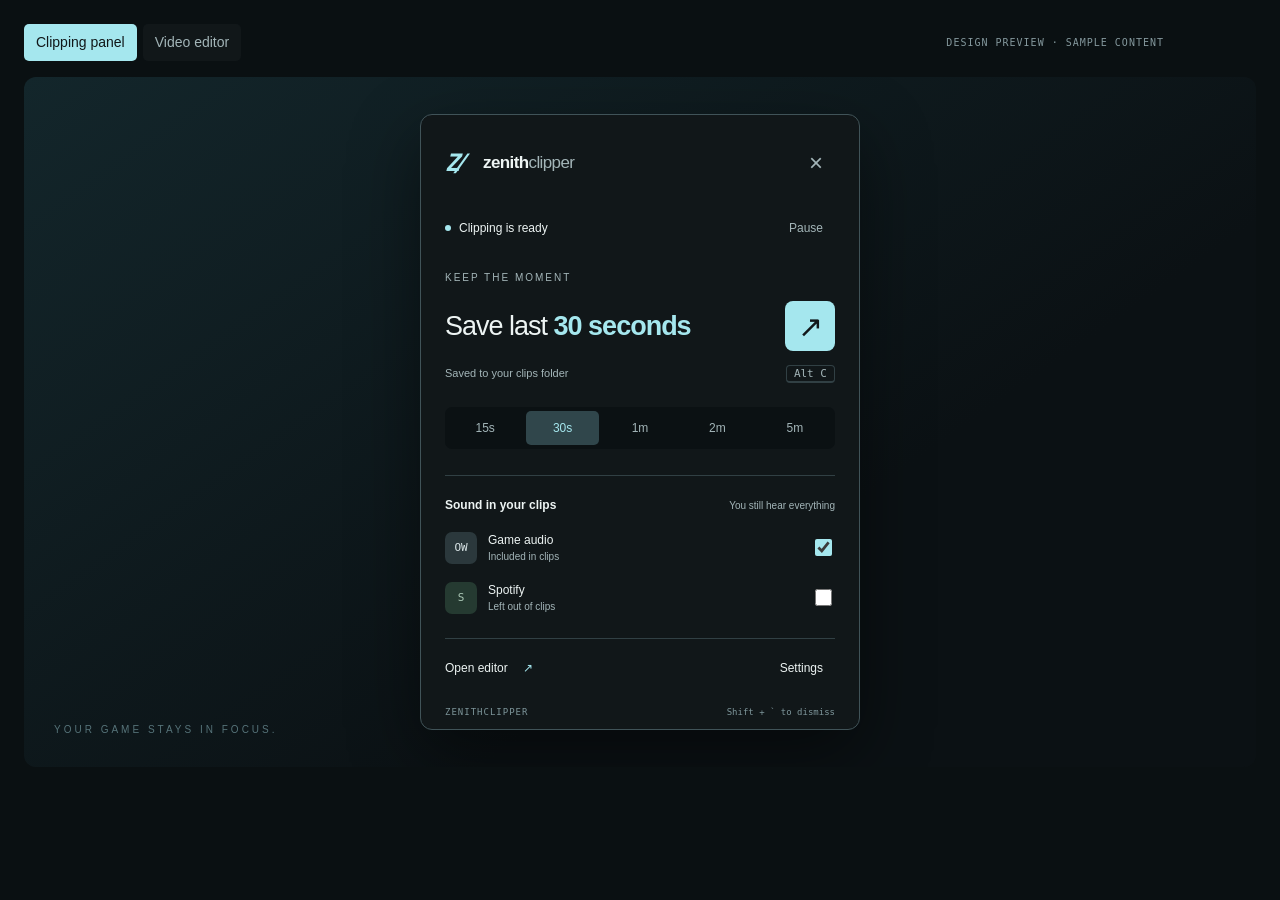
<file: design/distinct-preview/capture.html>
<!doctype html><meta charset="utf-8"><style>body{margin:0;padding:24px;background:#0a1012}button{cursor:pointer}</style><div id="zc-design">
 <div class="zc-switch"><button class="active" data-view="capture">Clipping panel</button><button data-view="editor">Video editor</button><span>DESIGN PREVIEW · SAMPLE CONTENT</span></div>
 <section class="zc-stage" id="zc-capture">
  <div class="zc-backdrop"><span>YOUR GAME STAYS IN FOCUS.</span></div>
  <div class="zc-panel">
   <header><div class="zc-brand"><b class="zc-mark">Z/</b><strong>zenith<span>clipper</span></strong></div><button class="zc-close" aria-label="Close preview panel">×</button></header>
   <div class="zc-ready"><span class="zc-dot"></span><span id="zc-state">Clipping is ready</span><button id="zc-pause">Pause</button></div>
   <div class="zc-savearea"><small>KEEP THE MOMENT</small><button id="zc-save"><span>Save last <b id="zc-duration">30 seconds</b></span><span class="zc-arrow">↗</span></button><div class="zc-savehint"><span>Saved to your clips folder</span><kbd>Alt C</kbd></div></div>
   <div class="zc-duration" aria-label="Clip duration"><button data-duration="15 seconds">15s</button><button class="active" data-duration="30 seconds">30s</button><button data-duration="1 minute">1m</button><button data-duration="2 minutes">2m</button><button data-duration="5 minutes">5m</button></div>
   <div class="zc-audio"><div class="zc-sectionhead"><strong>Sound in your clips</strong><span>You still hear everything</span></div><label><span class="zc-app">OW</span><span>Game audio<small>Included in clips</small></span><input type="checkbox" checked aria-label="Include game audio"></label><label><span class="zc-app spotify">S</span><span>Spotify<small>Left out of clips</small></span><input type="checkbox" aria-label="Include Spotify audio"></label></div>
   <footer><button id="zc-openeditor">Open editor <span>↗</span></button><button id="zc-settings">Settings</button></footer>
   <div id="zc-settingsbody" hidden><strong>Keyboard shortcuts</strong><label>Save clip <input value="Alt + C" aria-label="Save clip shortcut"></label><label>Open panel <input value="Shift + `" aria-label="Panel shortcut"></label><small>Preview fields only</small></div>
   <div class="zc-footnote">ZENITHCLIPPER <span>Shift + ` to dismiss</span></div>
  </div>
 </section>
 <section id="zc-editor" hidden>
  <div class="zc-editorapp">
   <header><div class="zc-brand"><b class="zc-mark">Z/</b><strong>zenith<span>clipper</span></strong></div><div class="zc-project">Friday highlights <span>· Saved locally</span></div><button class="zc-export">Export video ↗</button></header>
   <div class="zc-workspace"><aside class="zc-library"><div class="zc-sectionhead"><strong>Your media</strong><button id="zc-import">+ Import</button></div><input placeholder="Find a clip…" aria-label="Find a clip"><div class="zc-media selected"><div class="zc-thumb">01<span>00:30</span></div><strong>Overwatch · final push</strong><small>Video + audio · 165 fps</small></div><div class="zc-media"><div class="zc-thumb second">02<span>00:18</span></div><strong>One more round</strong><small>Video + audio · 165 fps</small></div><div class="zc-librarybottom">2 clips <span>All files stay on your device</span></div></aside>
   <main><div class="zc-viewhead"><span>PREVIEW</span><span>Fit ▾ <span class="zc-quality">½ quality</span></span></div><div class="zc-video"><span class="zc-framecorner a"></span><span class="zc-framecorner b"></span><div><small>TITLE PREVIEW</small><h1>ONE MORE<br><em>ROUND.</em></h1><span class="zc-videoline"></span><p>FRIDAY NIGHT / HIGHLIGHTS</p></div><span class="zc-videofoot">TEXT OVERLAY · SAMPLE COMPOSITION</span></div><div class="zc-transport"><button id="zc-play" aria-label="Play preview">▶</button><span>00:12<span class="zc-muted"> / 00:48</span></span><div></div><button id="zc-setin">Set start</button><button id="zc-setout">Set end</button><button aria-label="Preview volume">♪</button></div></main>
   <aside class="zc-inspector"><div class="zc-sectionhead"><strong>Make it yours</strong></div><div class="zc-inspecttabs"><button class="active" data-inspect="video">Video</button><button data-inspect="sound">Sound</button><button data-inspect="text">Text</button></div><div id="zc-tools"><small>FRAME</small><label>Format<select><option>Original</option><option>Vertical · 9:16</option><option>Square · 1:1</option></select></label><label>Zoom <input type="range" min="50" max="150" value="100" aria-label="Zoom"></label><hr><small>QUICK ADJUSTMENTS</small><label>Brightness<input type="range" value="50" aria-label="Brightness"></label><label>Contrast<input type="range" value="50" aria-label="Contrast"></label><hr><button class="zc-wide" id="zc-reset">Reset adjustments</button></div><div class="zc-help">Start simple.<br><span>Select a clip to adjust it.<br>Your original is always safe.</span></div></aside></div>
   <div class="zc-timeline"><div class="zc-timelinebar"><strong>Your story</strong><span>↶ &nbsp; ↷</span><button id="zc-split">Split</button><button id="zc-unlink">Unlink audio</button><div></div><span>Snap on</span><span>− ━━━●━━ +</span></div><div class="zc-ruler"><span>00:00</span><span>00:10</span><span>00:20</span><span>00:30</span><span>00:40</span></div><div class="zc-track"><label>V1 <small>Video</small></label><div class="zc-clips"><button class="zc-clip first">Overwatch · final push</button><button class="zc-clip next">One more round</button><div class="zc-playhead"></div></div></div><div class="zc-track"><label>A1 <small>Sound</small></label><div class="zc-clips"><div class="zc-wave first"></div><div class="zc-wave next"></div></div></div><div class="zc-track text"><label>T1 <small>Titles</small></label><div class="zc-clips"><div class="zc-titleclip">T &nbsp; One more round.</div></div></div></div>
   <div class="zc-status" aria-live="polite"><span id="zc-feedback">Ready to edit</span><span>Original quality · Local project</span></div>
  </div>
 </section>
</div>
<style>
#zc-design{--zc-bg:#111719;--zc-surface:#1a2326;--zc-line:#314044;--zc-ice:#a5e7ee;--zc-text:#edf4f3;--zc-muted:#a3b5b8;font:14px/1.5 'Segoe UI',sans-serif;color:var(--zc-text);width:100%}#zc-design *{box-sizing:border-box}#zc-design [hidden]{display:none!important}#zc-design button,#zc-design input,#zc-design select{font:inherit}#zc-design button{color:inherit;background:transparent;border:0;border-radius:5px;padding:8px 12px}#zc-design button:hover{background:#ffffff0d}#zc-design button:focus-visible,#zc-design input:focus-visible{outline:2px solid var(--zc-ice);outline-offset:2px}#zc-design button:active{transform:translateY(1px)}#zc-design small{font-size:11px;color:var(--zc-muted)}#zc-design .zc-switch{display:flex;align-items:center;gap:6px;margin-bottom:16px;flex-wrap:wrap}#zc-design .zc-switch button{background:var(--zc-bg);color:var(--zc-muted)}#zc-design .zc-switch button.active{color:var(--zc-bg);background:var(--zc-ice)}#zc-design .zc-switch>span{font:10px monospace;letter-spacing:1px;margin-left:auto;color:#84989d;padding-right:92px}.zc-stage{background:#0b1013;min-height:690px;position:relative;display:grid;place-items:center;padding:28px;overflow:hidden;border-radius:12px}.zc-backdrop{position:absolute;inset:0;background:linear-gradient(145deg,#13262b,#0b1114 65%);display:flex;align-items:flex-end;padding:30px;color:#567379;font-size:10px;letter-spacing:3px}.zc-panel{position:relative;width:440px;max-width:100%;background:var(--zc-bg);border:1px solid #405358;border-radius:12px;box-shadow:0 24px 70px #0007;padding:22px 24px 12px}.zc-panel header,.zc-editorapp header{display:flex;align-items:center;gap:16px}.zc-brand{display:flex;gap:10px;align-items:center;white-space:nowrap}.zc-brand strong{font-size:17px;font-weight:600;letter-spacing:-.6px}.zc-brand strong span{font-weight:400;color:var(--zc-muted)}.zc-mark{color:var(--zc-ice);font:italic 700 24px/1 monospace;letter-spacing:-7px;width:28px}.zc-close{margin-left:auto;font-size:24px!important;color:var(--zc-muted)!important}.zc-ready{display:flex;align-items:center;gap:8px;margin-top:22px;font-size:12px}.zc-ready button{margin-left:auto;color:var(--zc-muted)!important}.zc-dot{width:6px;height:6px;border-radius:50%;background:var(--zc-ice)}.zc-savearea{margin-top:21px}.zc-savearea>small{letter-spacing:2px;font-size:10px!important}.zc-savearea>button{display:flex;align-items:center;justify-content:space-between;width:100%;padding:14px 0!important;font-size:27px!important;text-align:left;letter-spacing:-1px}.zc-savearea b{font-weight:600;color:var(--zc-ice)}.zc-arrow{background:var(--zc-ice);color:var(--zc-bg);width:50px;height:50px;display:grid;place-items:center;border-radius:8px;font-size:30px}.zc-savehint{display:flex;justify-content:space-between;color:var(--zc-muted);font-size:11px}#zc-design kbd{border:1px solid var(--zc-line);border-bottom-width:2px;border-radius:4px;padding:1px 7px;font:11px monospace}.zc-duration{display:flex;gap:5px;margin:24px 0 26px;background:#0b1113;padding:4px;border-radius:7px}.zc-duration button{flex:1;font-size:12px!important;color:var(--zc-muted)!important}.zc-duration button.active{background:#30464b!important;color:var(--zc-ice)!important}.zc-sectionhead{display:flex;align-items:center;justify-content:space-between;gap:10px}.zc-sectionhead strong{font-size:12px;font-weight:600}.zc-sectionhead>span{font-size:10px;color:var(--zc-muted)}.zc-audio{border-top:1px solid var(--zc-line);padding-top:20px}.zc-audio label{display:flex;gap:11px;align-items:center;margin-top:17px;font-size:12px}.zc-audio label small{display:block;font-size:10px!important}.zc-app{display:grid;place-items:center;width:32px;height:32px;background:#2b383c;border-radius:7px;font:11px monospace;color:#d9e4e6}.zc-app.spotify{color:#abc8b6;background:#253a31}.zc-audio input{margin-left:auto;accent-color:var(--zc-ice);width:17px;height:17px}.zc-panel footer{display:flex;justify-content:space-between;border-top:1px solid var(--zc-line);margin-top:24px;padding-top:12px;font-size:12px}.zc-panel footer button:first-child{padding-left:0!important}.zc-panel footer button:first-child span{color:var(--zc-ice);margin-left:12px}.zc-footnote{font:9px monospace;letter-spacing:1px;color:#7e969b;display:flex;justify-content:space-between;margin-top:22px}.zc-footnote span{letter-spacing:0}#zc-settingsbody{padding:12px;background:var(--zc-surface);margin-top:10px;font-size:12px}#zc-settingsbody label{display:flex;justify-content:space-between;margin:8px 0}#zc-settingsbody input{max-width:120px;color:var(--zc-text);background:var(--zc-bg);border:1px solid var(--zc-line);padding:4px}
.zc-editorapp{background:var(--zc-bg);border:1px solid var(--zc-line);border-radius:10px;overflow:hidden}.zc-editorapp header{padding:16px 18px;border-bottom:1px solid var(--zc-line);flex-wrap:wrap}.zc-project{font-size:12px;margin-left:20px}.zc-project span{color:var(--zc-muted);margin-left:6px}.zc-export{margin-left:auto;background:var(--zc-ice)!important;color:var(--zc-bg)!important;font-size:12px!important;font-weight:600!important}.zc-workspace{display:grid;grid-template-columns:180px minmax(0,1fr) 190px;min-height:390px}.zc-library{padding:18px 12px;border-right:1px solid var(--zc-line);position:relative}.zc-library .zc-sectionhead button{font-size:11px!important;padding:4px!important;color:var(--zc-ice)!important}.zc-library>input{width:100%;margin:16px 0;background:#0c1214;border:1px solid var(--zc-line);padding:8px;color:var(--zc-text);border-radius:5px;font-size:11px!important}.zc-media{padding:7px;margin-bottom:10px;border-radius:5px}.zc-media.selected{background:#243438;box-shadow:inset 2px 0 var(--zc-ice)}.zc-thumb{height:66px;background:linear-gradient(145deg,#405e65,#263c45 48%,#5c6e69);font:24px monospace;color:#ffffff40;display:flex;align-items:center;justify-content:center;position:relative;border-radius:3px}.zc-thumb.second{background:linear-gradient(25deg,#38414e,#645e4a)}.zc-thumb span{position:absolute;right:5px;bottom:3px;background:#0008;color:#eee;padding:0 3px;font:9px monospace}.zc-media>strong{display:block;font-size:10px;font-weight:500;margin-top:7px}.zc-media>small{font-size:9px!important}.zc-librarybottom{font-size:10px;margin-top:28px;color:var(--zc-muted)}.zc-librarybottom span{display:block;font-size:9px;margin-top:4px}.zc-workspace main{padding:14px 16px;min-width:0}.zc-viewhead{display:flex;justify-content:space-between;font-size:9px;letter-spacing:1px;color:var(--zc-muted);margin-bottom:12px}.zc-quality{margin-left:10px;letter-spacing:0}.zc-video{position:relative;aspect-ratio:16/10;background:linear-gradient(125deg,#172e34,#29464d 55%,#112329);display:flex;align-items:center;overflow:hidden;padding:8%;container-type:inline-size}.zc-video small{letter-spacing:3px;font-size:8px!important}.zc-video h1{font-size:clamp(20px,7cqw,46px);font-weight:600;line-height:1.05;letter-spacing:-2px;margin:14px 0}.zc-video em{font-style:normal;color:var(--zc-ice)}.zc-video p{font:8px monospace;letter-spacing:2px;margin:16px 0}.zc-videoline{display:block;width:35px;height:3px;background:var(--zc-ice)}.zc-videofoot{position:absolute;bottom:10px;right:10px;font:7px monospace;letter-spacing:1px;color:#9eb4b7}.zc-framecorner{position:absolute;width:18px;height:18px;border-color:#a5e7ee55;border-style:solid}.zc-framecorner.a{top:15px;left:15px;border-width:1px 0 0 1px}.zc-framecorner.b{bottom:15px;right:15px;border-width:0 1px 1px 0}.zc-transport{display:flex;align-items:center;gap:10px;font:10px monospace;margin-top:10px}.zc-transport>div{flex:1}.zc-transport button{font:10px 'Segoe UI'!important;padding:6px!important}.zc-muted{color:var(--zc-muted)}.zc-inspector{border-left:1px solid var(--zc-line);padding:18px 14px;display:flex;flex-direction:column}.zc-inspecttabs{display:flex;border-bottom:1px solid var(--zc-line);margin:12px 0 20px}.zc-inspecttabs button{font-size:11px!important;padding:8px!important;flex:1;border-radius:0!important}.zc-inspecttabs button.active{color:var(--zc-ice)!important;border-bottom:2px solid var(--zc-ice)!important}#zc-tools>small{font:9px monospace!important;letter-spacing:1px}#zc-tools label{font-size:11px;display:flex;align-items:center;justify-content:space-between;gap:8px;margin:14px 0}#zc-tools select{width:90px;font-size:10px!important;padding:5px;background:var(--zc-surface);color:var(--zc-text);border:1px solid var(--zc-line);border-radius:4px}#zc-tools input[type=range]{width:86px;accent-color:var(--zc-ice);height:14px}#zc-design hr{border:0;border-top:1px solid var(--zc-line);margin:22px 0}.zc-wide{font-size:10px!important;background:var(--zc-surface)!important;width:100%}.zc-help{font-size:11px;margin-top:auto;padding-top:24px}.zc-help span{font-size:10px;color:var(--zc-muted)}.zc-timeline{border-top:1px solid var(--zc-line);padding:0 14px 16px;background:#141e21}.zc-timelinebar{display:flex;align-items:center;gap:14px;padding:10px 0;font-size:10px;flex-wrap:wrap}.zc-timelinebar>div{flex:1}.zc-timelinebar strong{font-size:11px;margin-right:10px}.zc-timelinebar button{font-size:10px!important;padding:5px 8px!important;background:#253237!important}.zc-ruler{margin-left:76px;display:flex;justify-content:space-between;color:var(--zc-muted);font:9px monospace;padding:8px 8px 10px 0}.zc-track{display:flex;min-height:48px;margin-bottom:5px}.zc-track>label{width:76px;flex-shrink:0;font:11px monospace;padding-top:11px;color:var(--zc-ice)}.zc-track>label small{font:9px 'Segoe UI'!important;color:var(--zc-muted);margin-left:7px}.zc-clips{display:flex;gap:4px;flex:1;position:relative;background:#0e171a}.zc-clip{text-align:left;font-size:10px!important;border-radius:3px!important;background:#35575f!important;border:1px solid #a5e7ee99!important;padding:8px!important;min-width:0;overflow:hidden;white-space:nowrap}.first{width:61%}.next{width:37%}.zc-clip.next{background:#34464e!important;border-color:#607b85!important}.zc-playhead{position:absolute;top:-24px;bottom:-104px;width:1px;left:25%;background:#d9f9fc;pointer-events:none;z-index:2}.zc-playhead:before{content:'';position:absolute;left:-4px;top:0;width:9px;height:8px;background:#d9f9fc;clip-path:polygon(0 0,100% 0,50% 100%)}.zc-wave{background:repeating-linear-gradient(90deg,transparent 0 2px,#8ab4b9 2px 3px,transparent 3px 6px),#243c42;border-radius:3px;clip-path:polygon(0 30%,5% 44%,8% 12%,14% 35%,20% 18%,25% 40%,30% 10%,35% 32%,42% 15%,50% 30%,55% 12%,60% 30%,66% 20%,70% 40%,80% 15%,85% 35%,90% 10%,100% 30%,100% 70%,90% 90%,85% 65%,80% 85%,70% 60%,66% 80%,60% 70%,55% 88%,50% 70%,42% 85%,35% 68%,30% 90%,25% 60%,20% 82%,14% 65%,8% 88%,5% 56%,0 70%)}.zc-track.text{min-height:30px}.zc-titleclip{background:#364349;border-left:2px solid #b3ccd1;font-size:10px;padding:5px 12px;margin-left:15%;width:35%;border-radius:3px}.zc-status{display:flex;justify-content:space-between;padding:8px 14px;border-top:1px solid var(--zc-line);font-size:9px;color:var(--zc-muted)}@media(max-width:760px){.zc-workspace{grid-template-columns:140px minmax(0,1fr)}.zc-inspector{grid-column:1/-1;border-top:1px solid var(--zc-line);border-left:0;display:block}.zc-inspecttabs{margin:10px 0}#zc-tools{display:flex;gap:14px;flex-wrap:wrap;align-items:center}#zc-tools hr,.zc-help{display:none}#zc-tools label{margin:8px 0}.zc-project{margin-left:0}.zc-project span{display:none}.zc-switch>span{display:none}.zc-stage{padding:16px}.zc-panel{padding:18px}.zc-savearea>button{font-size:23px!important}}@media(max-width:460px){.zc-workspace{display:block}.zc-library{border:0;border-bottom:1px solid var(--zc-line);display:flex;gap:8px;flex-wrap:wrap}.zc-library>.zc-sectionhead{width:100%}.zc-library>input,.zc-librarybottom{display:none}.zc-media{width:46%;margin:0}.zc-thumb{height:42px}.zc-editorapp header{gap:12px}.zc-brand strong{font-size:14px}.zc-project{order:3;width:100%}.zc-timelinebar{gap:8px}.zc-track>label{width:52px}.zc-track>label small{display:none}.zc-ruler{margin-left:52px}.zc-status{gap:12px}.zc-sectionhead>span{font-size:9px}.zc-footnote{font-size:8px}.zc-stage{min-height:650px}}
</style>
<script>
(()=>{const root=document.getElementById('zc-design');const view=name=>{root.querySelector('#zc-capture').hidden=name!=='capture';root.querySelector('#zc-editor').hidden=name!=='editor';root.querySelectorAll('[data-view]').forEach(b=>b.classList.toggle('active',b.dataset.view===name))};root.querySelectorAll('[data-view]').forEach(b=>b.onclick=()=>view(b.dataset.view));root.querySelector('#zc-openeditor').onclick=()=>view('editor');root.querySelectorAll('[data-duration]').forEach(b=>b.onclick=()=>{root.querySelector('#zc-duration').textContent=b.dataset.duration;root.querySelectorAll('[data-duration]').forEach(x=>x.classList.toggle('active',x===b))});root.querySelector('#zc-save').onclick=()=>{root.querySelector('#zc-state').textContent='Preview: clip saved';};root.querySelector('#zc-pause').onclick=e=>{const paused=e.target.textContent==='Pause';e.target.textContent=paused?'Resume':'Pause';root.querySelector('#zc-state').textContent=paused?'Clipping paused':'Clipping is ready'};root.querySelector('#zc-settings').onclick=()=>{const p=root.querySelector('#zc-settingsbody');p.hidden=!p.hidden};root.querySelector('.zc-close').onclick=()=>{root.querySelector('#zc-state').textContent='Preview: Shift + ` dismisses this panel'};root.querySelectorAll('.zc-audio input').forEach(i=>i.onchange=()=>i.parentElement.querySelector('small').textContent=i.checked?'Included in clips':'Left out of clips');const feedback=t=>root.querySelector('#zc-feedback').textContent=t;root.querySelectorAll('[data-inspect]').forEach(b=>b.onclick=()=>{root.querySelectorAll('[data-inspect]').forEach(x=>x.classList.toggle('active',x===b));const p=root.querySelector('#zc-tools');if(b.dataset.inspect==='sound')p.innerHTML='<small>CLIP SOUND</small><label>Volume<input type="range" value="80" aria-label="Volume"></label><label><input type="checkbox"> Mute this clip</label><hr><small>FADES</small><label>Fade in<input type="range" value="0" aria-label="Fade in"></label><label>Fade out<input type="range" value="0" aria-label="Fade out"></label>';else if(b.dataset.inspect==='text')p.innerHTML='<small>TITLE</small><label>Text<input value="One more round." aria-label="Title text" style="width:110px;background:#253237;color:#edf4f3;border:1px solid #405358;padding:5px"></label><label>Size<input type="range" value="60" aria-label="Text size"></label><label>Weight<select><option>Bold</option><option>Regular</option></select></label>';else p.innerHTML=videoTools;});const videoTools=root.querySelector('#zc-tools').innerHTML;root.querySelector('#zc-play').onclick=e=>{e.target.textContent=e.target.textContent==='▶'?'Ⅱ':'▶';feedback('Preview controls only · No media is playing')};['split','unlink','setin','setout','import','reset'].forEach(id=>{const el=root.querySelector('#zc-'+id);if(el)el.onclick=()=>feedback('Design preview · '+el.textContent.trim())});root.querySelector('.zc-export').onclick=()=>feedback('Design preview · Export opens output settings in the app');if(globalThis.Tweak){const s={accent:'#a5e7ee'};const t=new Tweak({container:root,onChange:()=>root.style.setProperty('--zc-ice',s.accent)});t.addColorPicker(s,'accent',{label:'Ice accent',reference:'--zc-ice'});}})();
</script>
</file>
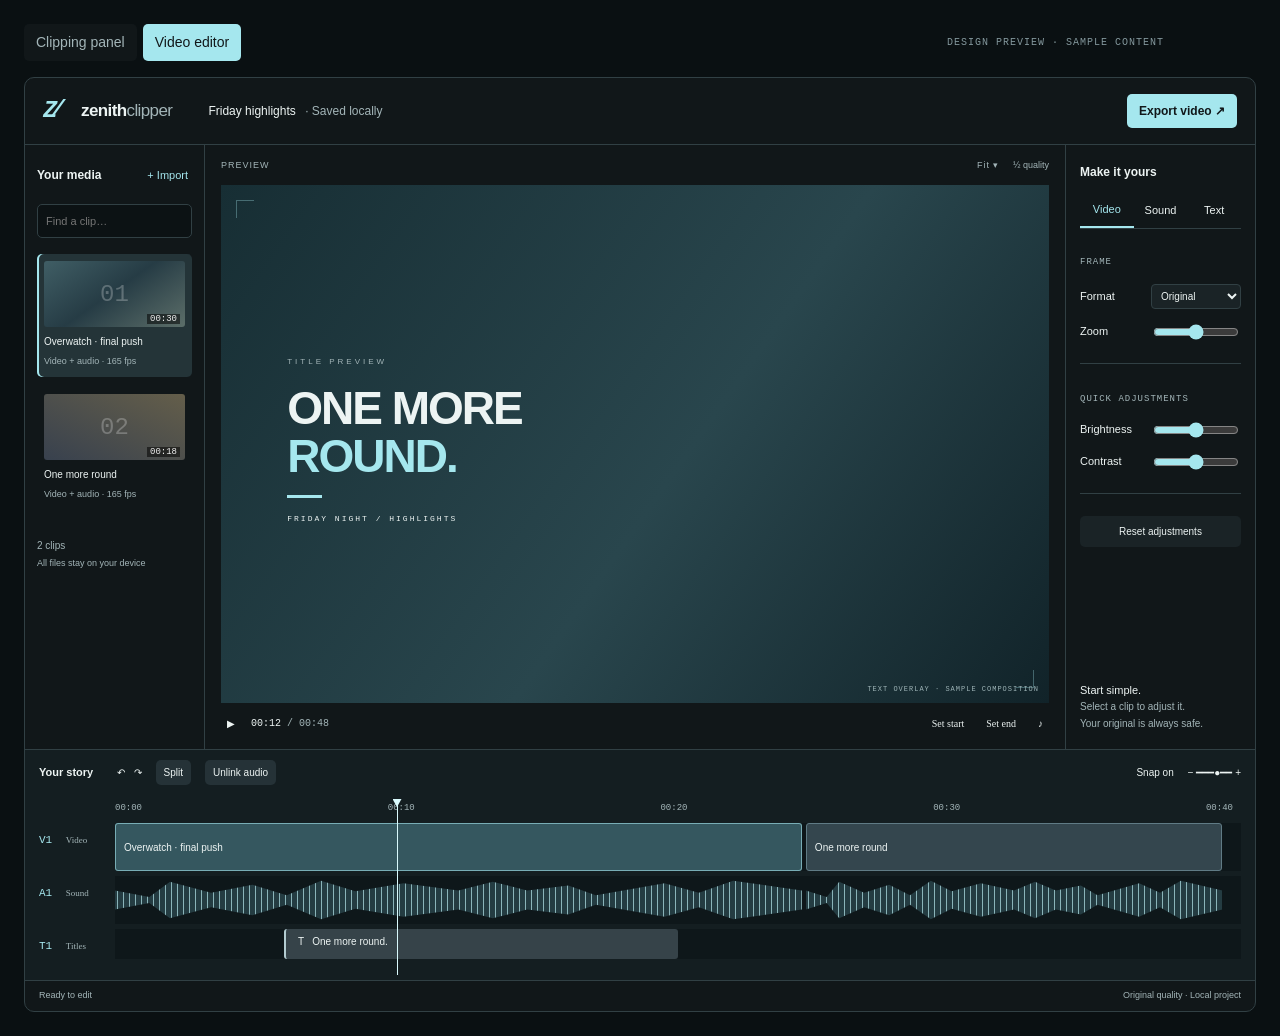
<file: design/distinct-preview/editor.html>
<!doctype html><meta charset="utf-8"><style>body{margin:0;padding:24px;background:#0a1012}button{cursor:pointer}</style><div id="zc-design">
 <div class="zc-switch"><button class="active" data-view="capture">Clipping panel</button><button data-view="editor">Video editor</button><span>DESIGN PREVIEW · SAMPLE CONTENT</span></div>
 <section class="zc-stage" id="zc-capture">
  <div class="zc-backdrop"><span>YOUR GAME STAYS IN FOCUS.</span></div>
  <div class="zc-panel">
   <header><div class="zc-brand"><b class="zc-mark">Z/</b><strong>zenith<span>clipper</span></strong></div><button class="zc-close" aria-label="Close preview panel">×</button></header>
   <div class="zc-ready"><span class="zc-dot"></span><span id="zc-state">Clipping is ready</span><button id="zc-pause">Pause</button></div>
   <div class="zc-savearea"><small>KEEP THE MOMENT</small><button id="zc-save"><span>Save last <b id="zc-duration">30 seconds</b></span><span class="zc-arrow">↗</span></button><div class="zc-savehint"><span>Saved to your clips folder</span><kbd>Alt C</kbd></div></div>
   <div class="zc-duration" aria-label="Clip duration"><button data-duration="15 seconds">15s</button><button class="active" data-duration="30 seconds">30s</button><button data-duration="1 minute">1m</button><button data-duration="2 minutes">2m</button><button data-duration="5 minutes">5m</button></div>
   <div class="zc-audio"><div class="zc-sectionhead"><strong>Sound in your clips</strong><span>You still hear everything</span></div><label><span class="zc-app">OW</span><span>Game audio<small>Included in clips</small></span><input type="checkbox" checked aria-label="Include game audio"></label><label><span class="zc-app spotify">S</span><span>Spotify<small>Left out of clips</small></span><input type="checkbox" aria-label="Include Spotify audio"></label></div>
   <footer><button id="zc-openeditor">Open editor <span>↗</span></button><button id="zc-settings">Settings</button></footer>
   <div id="zc-settingsbody" hidden><strong>Keyboard shortcuts</strong><label>Save clip <input value="Alt + C" aria-label="Save clip shortcut"></label><label>Open panel <input value="Shift + `" aria-label="Panel shortcut"></label><small>Preview fields only</small></div>
   <div class="zc-footnote">ZENITHCLIPPER <span>Shift + ` to dismiss</span></div>
  </div>
 </section>
 <section id="zc-editor" hidden>
  <div class="zc-editorapp">
   <header><div class="zc-brand"><b class="zc-mark">Z/</b><strong>zenith<span>clipper</span></strong></div><div class="zc-project">Friday highlights <span>· Saved locally</span></div><button class="zc-export">Export video ↗</button></header>
   <div class="zc-workspace"><aside class="zc-library"><div class="zc-sectionhead"><strong>Your media</strong><button id="zc-import">+ Import</button></div><input placeholder="Find a clip…" aria-label="Find a clip"><div class="zc-media selected"><div class="zc-thumb">01<span>00:30</span></div><strong>Overwatch · final push</strong><small>Video + audio · 165 fps</small></div><div class="zc-media"><div class="zc-thumb second">02<span>00:18</span></div><strong>One more round</strong><small>Video + audio · 165 fps</small></div><div class="zc-librarybottom">2 clips <span>All files stay on your device</span></div></aside>
   <main><div class="zc-viewhead"><span>PREVIEW</span><span>Fit ▾ <span class="zc-quality">½ quality</span></span></div><div class="zc-video"><span class="zc-framecorner a"></span><span class="zc-framecorner b"></span><div><small>TITLE PREVIEW</small><h1>ONE MORE<br><em>ROUND.</em></h1><span class="zc-videoline"></span><p>FRIDAY NIGHT / HIGHLIGHTS</p></div><span class="zc-videofoot">TEXT OVERLAY · SAMPLE COMPOSITION</span></div><div class="zc-transport"><button id="zc-play" aria-label="Play preview">▶</button><span>00:12<span class="zc-muted"> / 00:48</span></span><div></div><button id="zc-setin">Set start</button><button id="zc-setout">Set end</button><button aria-label="Preview volume">♪</button></div></main>
   <aside class="zc-inspector"><div class="zc-sectionhead"><strong>Make it yours</strong></div><div class="zc-inspecttabs"><button class="active" data-inspect="video">Video</button><button data-inspect="sound">Sound</button><button data-inspect="text">Text</button></div><div id="zc-tools"><small>FRAME</small><label>Format<select><option>Original</option><option>Vertical · 9:16</option><option>Square · 1:1</option></select></label><label>Zoom <input type="range" min="50" max="150" value="100" aria-label="Zoom"></label><hr><small>QUICK ADJUSTMENTS</small><label>Brightness<input type="range" value="50" aria-label="Brightness"></label><label>Contrast<input type="range" value="50" aria-label="Contrast"></label><hr><button class="zc-wide" id="zc-reset">Reset adjustments</button></div><div class="zc-help">Start simple.<br><span>Select a clip to adjust it.<br>Your original is always safe.</span></div></aside></div>
   <div class="zc-timeline"><div class="zc-timelinebar"><strong>Your story</strong><span>↶ &nbsp; ↷</span><button id="zc-split">Split</button><button id="zc-unlink">Unlink audio</button><div></div><span>Snap on</span><span>− ━━━●━━ +</span></div><div class="zc-ruler"><span>00:00</span><span>00:10</span><span>00:20</span><span>00:30</span><span>00:40</span></div><div class="zc-track"><label>V1 <small>Video</small></label><div class="zc-clips"><button class="zc-clip first">Overwatch · final push</button><button class="zc-clip next">One more round</button><div class="zc-playhead"></div></div></div><div class="zc-track"><label>A1 <small>Sound</small></label><div class="zc-clips"><div class="zc-wave first"></div><div class="zc-wave next"></div></div></div><div class="zc-track text"><label>T1 <small>Titles</small></label><div class="zc-clips"><div class="zc-titleclip">T &nbsp; One more round.</div></div></div></div>
   <div class="zc-status" aria-live="polite"><span id="zc-feedback">Ready to edit</span><span>Original quality · Local project</span></div>
  </div>
 </section>
</div>
<style>
#zc-design{--zc-bg:#111719;--zc-surface:#1a2326;--zc-line:#314044;--zc-ice:#a5e7ee;--zc-text:#edf4f3;--zc-muted:#a3b5b8;font:14px/1.5 'Segoe UI',sans-serif;color:var(--zc-text);width:100%}#zc-design *{box-sizing:border-box}#zc-design [hidden]{display:none!important}#zc-design button,#zc-design input,#zc-design select{font:inherit}#zc-design button{color:inherit;background:transparent;border:0;border-radius:5px;padding:8px 12px}#zc-design button:hover{background:#ffffff0d}#zc-design button:focus-visible,#zc-design input:focus-visible{outline:2px solid var(--zc-ice);outline-offset:2px}#zc-design button:active{transform:translateY(1px)}#zc-design small{font-size:11px;color:var(--zc-muted)}#zc-design .zc-switch{display:flex;align-items:center;gap:6px;margin-bottom:16px;flex-wrap:wrap}#zc-design .zc-switch button{background:var(--zc-bg);color:var(--zc-muted)}#zc-design .zc-switch button.active{color:var(--zc-bg);background:var(--zc-ice)}#zc-design .zc-switch>span{font:10px monospace;letter-spacing:1px;margin-left:auto;color:#84989d;padding-right:92px}.zc-stage{background:#0b1013;min-height:690px;position:relative;display:grid;place-items:center;padding:28px;overflow:hidden;border-radius:12px}.zc-backdrop{position:absolute;inset:0;background:linear-gradient(145deg,#13262b,#0b1114 65%);display:flex;align-items:flex-end;padding:30px;color:#567379;font-size:10px;letter-spacing:3px}.zc-panel{position:relative;width:440px;max-width:100%;background:var(--zc-bg);border:1px solid #405358;border-radius:12px;box-shadow:0 24px 70px #0007;padding:22px 24px 12px}.zc-panel header,.zc-editorapp header{display:flex;align-items:center;gap:16px}.zc-brand{display:flex;gap:10px;align-items:center;white-space:nowrap}.zc-brand strong{font-size:17px;font-weight:600;letter-spacing:-.6px}.zc-brand strong span{font-weight:400;color:var(--zc-muted)}.zc-mark{color:var(--zc-ice);font:italic 700 24px/1 monospace;letter-spacing:-7px;width:28px}.zc-close{margin-left:auto;font-size:24px!important;color:var(--zc-muted)!important}.zc-ready{display:flex;align-items:center;gap:8px;margin-top:22px;font-size:12px}.zc-ready button{margin-left:auto;color:var(--zc-muted)!important}.zc-dot{width:6px;height:6px;border-radius:50%;background:var(--zc-ice)}.zc-savearea{margin-top:21px}.zc-savearea>small{letter-spacing:2px;font-size:10px!important}.zc-savearea>button{display:flex;align-items:center;justify-content:space-between;width:100%;padding:14px 0!important;font-size:27px!important;text-align:left;letter-spacing:-1px}.zc-savearea b{font-weight:600;color:var(--zc-ice)}.zc-arrow{background:var(--zc-ice);color:var(--zc-bg);width:50px;height:50px;display:grid;place-items:center;border-radius:8px;font-size:30px}.zc-savehint{display:flex;justify-content:space-between;color:var(--zc-muted);font-size:11px}#zc-design kbd{border:1px solid var(--zc-line);border-bottom-width:2px;border-radius:4px;padding:1px 7px;font:11px monospace}.zc-duration{display:flex;gap:5px;margin:24px 0 26px;background:#0b1113;padding:4px;border-radius:7px}.zc-duration button{flex:1;font-size:12px!important;color:var(--zc-muted)!important}.zc-duration button.active{background:#30464b!important;color:var(--zc-ice)!important}.zc-sectionhead{display:flex;align-items:center;justify-content:space-between;gap:10px}.zc-sectionhead strong{font-size:12px;font-weight:600}.zc-sectionhead>span{font-size:10px;color:var(--zc-muted)}.zc-audio{border-top:1px solid var(--zc-line);padding-top:20px}.zc-audio label{display:flex;gap:11px;align-items:center;margin-top:17px;font-size:12px}.zc-audio label small{display:block;font-size:10px!important}.zc-app{display:grid;place-items:center;width:32px;height:32px;background:#2b383c;border-radius:7px;font:11px monospace;color:#d9e4e6}.zc-app.spotify{color:#abc8b6;background:#253a31}.zc-audio input{margin-left:auto;accent-color:var(--zc-ice);width:17px;height:17px}.zc-panel footer{display:flex;justify-content:space-between;border-top:1px solid var(--zc-line);margin-top:24px;padding-top:12px;font-size:12px}.zc-panel footer button:first-child{padding-left:0!important}.zc-panel footer button:first-child span{color:var(--zc-ice);margin-left:12px}.zc-footnote{font:9px monospace;letter-spacing:1px;color:#7e969b;display:flex;justify-content:space-between;margin-top:22px}.zc-footnote span{letter-spacing:0}#zc-settingsbody{padding:12px;background:var(--zc-surface);margin-top:10px;font-size:12px}#zc-settingsbody label{display:flex;justify-content:space-between;margin:8px 0}#zc-settingsbody input{max-width:120px;color:var(--zc-text);background:var(--zc-bg);border:1px solid var(--zc-line);padding:4px}
.zc-editorapp{background:var(--zc-bg);border:1px solid var(--zc-line);border-radius:10px;overflow:hidden}.zc-editorapp header{padding:16px 18px;border-bottom:1px solid var(--zc-line);flex-wrap:wrap}.zc-project{font-size:12px;margin-left:20px}.zc-project span{color:var(--zc-muted);margin-left:6px}.zc-export{margin-left:auto;background:var(--zc-ice)!important;color:var(--zc-bg)!important;font-size:12px!important;font-weight:600!important}.zc-workspace{display:grid;grid-template-columns:180px minmax(0,1fr) 190px;min-height:390px}.zc-library{padding:18px 12px;border-right:1px solid var(--zc-line);position:relative}.zc-library .zc-sectionhead button{font-size:11px!important;padding:4px!important;color:var(--zc-ice)!important}.zc-library>input{width:100%;margin:16px 0;background:#0c1214;border:1px solid var(--zc-line);padding:8px;color:var(--zc-text);border-radius:5px;font-size:11px!important}.zc-media{padding:7px;margin-bottom:10px;border-radius:5px}.zc-media.selected{background:#243438;box-shadow:inset 2px 0 var(--zc-ice)}.zc-thumb{height:66px;background:linear-gradient(145deg,#405e65,#263c45 48%,#5c6e69);font:24px monospace;color:#ffffff40;display:flex;align-items:center;justify-content:center;position:relative;border-radius:3px}.zc-thumb.second{background:linear-gradient(25deg,#38414e,#645e4a)}.zc-thumb span{position:absolute;right:5px;bottom:3px;background:#0008;color:#eee;padding:0 3px;font:9px monospace}.zc-media>strong{display:block;font-size:10px;font-weight:500;margin-top:7px}.zc-media>small{font-size:9px!important}.zc-librarybottom{font-size:10px;margin-top:28px;color:var(--zc-muted)}.zc-librarybottom span{display:block;font-size:9px;margin-top:4px}.zc-workspace main{padding:14px 16px;min-width:0}.zc-viewhead{display:flex;justify-content:space-between;font-size:9px;letter-spacing:1px;color:var(--zc-muted);margin-bottom:12px}.zc-quality{margin-left:10px;letter-spacing:0}.zc-video{position:relative;aspect-ratio:16/10;background:linear-gradient(125deg,#172e34,#29464d 55%,#112329);display:flex;align-items:center;overflow:hidden;padding:8%;container-type:inline-size}.zc-video small{letter-spacing:3px;font-size:8px!important}.zc-video h1{font-size:clamp(20px,7cqw,46px);font-weight:600;line-height:1.05;letter-spacing:-2px;margin:14px 0}.zc-video em{font-style:normal;color:var(--zc-ice)}.zc-video p{font:8px monospace;letter-spacing:2px;margin:16px 0}.zc-videoline{display:block;width:35px;height:3px;background:var(--zc-ice)}.zc-videofoot{position:absolute;bottom:10px;right:10px;font:7px monospace;letter-spacing:1px;color:#9eb4b7}.zc-framecorner{position:absolute;width:18px;height:18px;border-color:#a5e7ee55;border-style:solid}.zc-framecorner.a{top:15px;left:15px;border-width:1px 0 0 1px}.zc-framecorner.b{bottom:15px;right:15px;border-width:0 1px 1px 0}.zc-transport{display:flex;align-items:center;gap:10px;font:10px monospace;margin-top:10px}.zc-transport>div{flex:1}.zc-transport button{font:10px 'Segoe UI'!important;padding:6px!important}.zc-muted{color:var(--zc-muted)}.zc-inspector{border-left:1px solid var(--zc-line);padding:18px 14px;display:flex;flex-direction:column}.zc-inspecttabs{display:flex;border-bottom:1px solid var(--zc-line);margin:12px 0 20px}.zc-inspecttabs button{font-size:11px!important;padding:8px!important;flex:1;border-radius:0!important}.zc-inspecttabs button.active{color:var(--zc-ice)!important;border-bottom:2px solid var(--zc-ice)!important}#zc-tools>small{font:9px monospace!important;letter-spacing:1px}#zc-tools label{font-size:11px;display:flex;align-items:center;justify-content:space-between;gap:8px;margin:14px 0}#zc-tools select{width:90px;font-size:10px!important;padding:5px;background:var(--zc-surface);color:var(--zc-text);border:1px solid var(--zc-line);border-radius:4px}#zc-tools input[type=range]{width:86px;accent-color:var(--zc-ice);height:14px}#zc-design hr{border:0;border-top:1px solid var(--zc-line);margin:22px 0}.zc-wide{font-size:10px!important;background:var(--zc-surface)!important;width:100%}.zc-help{font-size:11px;margin-top:auto;padding-top:24px}.zc-help span{font-size:10px;color:var(--zc-muted)}.zc-timeline{border-top:1px solid var(--zc-line);padding:0 14px 16px;background:#141e21}.zc-timelinebar{display:flex;align-items:center;gap:14px;padding:10px 0;font-size:10px;flex-wrap:wrap}.zc-timelinebar>div{flex:1}.zc-timelinebar strong{font-size:11px;margin-right:10px}.zc-timelinebar button{font-size:10px!important;padding:5px 8px!important;background:#253237!important}.zc-ruler{margin-left:76px;display:flex;justify-content:space-between;color:var(--zc-muted);font:9px monospace;padding:8px 8px 10px 0}.zc-track{display:flex;min-height:48px;margin-bottom:5px}.zc-track>label{width:76px;flex-shrink:0;font:11px monospace;padding-top:11px;color:var(--zc-ice)}.zc-track>label small{font:9px 'Segoe UI'!important;color:var(--zc-muted);margin-left:7px}.zc-clips{display:flex;gap:4px;flex:1;position:relative;background:#0e171a}.zc-clip{text-align:left;font-size:10px!important;border-radius:3px!important;background:#35575f!important;border:1px solid #a5e7ee99!important;padding:8px!important;min-width:0;overflow:hidden;white-space:nowrap}.first{width:61%}.next{width:37%}.zc-clip.next{background:#34464e!important;border-color:#607b85!important}.zc-playhead{position:absolute;top:-24px;bottom:-104px;width:1px;left:25%;background:#d9f9fc;pointer-events:none;z-index:2}.zc-playhead:before{content:'';position:absolute;left:-4px;top:0;width:9px;height:8px;background:#d9f9fc;clip-path:polygon(0 0,100% 0,50% 100%)}.zc-wave{background:repeating-linear-gradient(90deg,transparent 0 2px,#8ab4b9 2px 3px,transparent 3px 6px),#243c42;border-radius:3px;clip-path:polygon(0 30%,5% 44%,8% 12%,14% 35%,20% 18%,25% 40%,30% 10%,35% 32%,42% 15%,50% 30%,55% 12%,60% 30%,66% 20%,70% 40%,80% 15%,85% 35%,90% 10%,100% 30%,100% 70%,90% 90%,85% 65%,80% 85%,70% 60%,66% 80%,60% 70%,55% 88%,50% 70%,42% 85%,35% 68%,30% 90%,25% 60%,20% 82%,14% 65%,8% 88%,5% 56%,0 70%)}.zc-track.text{min-height:30px}.zc-titleclip{background:#364349;border-left:2px solid #b3ccd1;font-size:10px;padding:5px 12px;margin-left:15%;width:35%;border-radius:3px}.zc-status{display:flex;justify-content:space-between;padding:8px 14px;border-top:1px solid var(--zc-line);font-size:9px;color:var(--zc-muted)}@media(max-width:760px){.zc-workspace{grid-template-columns:140px minmax(0,1fr)}.zc-inspector{grid-column:1/-1;border-top:1px solid var(--zc-line);border-left:0;display:block}.zc-inspecttabs{margin:10px 0}#zc-tools{display:flex;gap:14px;flex-wrap:wrap;align-items:center}#zc-tools hr,.zc-help{display:none}#zc-tools label{margin:8px 0}.zc-project{margin-left:0}.zc-project span{display:none}.zc-switch>span{display:none}.zc-stage{padding:16px}.zc-panel{padding:18px}.zc-savearea>button{font-size:23px!important}}@media(max-width:460px){.zc-workspace{display:block}.zc-library{border:0;border-bottom:1px solid var(--zc-line);display:flex;gap:8px;flex-wrap:wrap}.zc-library>.zc-sectionhead{width:100%}.zc-library>input,.zc-librarybottom{display:none}.zc-media{width:46%;margin:0}.zc-thumb{height:42px}.zc-editorapp header{gap:12px}.zc-brand strong{font-size:14px}.zc-project{order:3;width:100%}.zc-timelinebar{gap:8px}.zc-track>label{width:52px}.zc-track>label small{display:none}.zc-ruler{margin-left:52px}.zc-status{gap:12px}.zc-sectionhead>span{font-size:9px}.zc-footnote{font-size:8px}.zc-stage{min-height:650px}}
</style>
<script>
(()=>{const root=document.getElementById('zc-design');const view=name=>{root.querySelector('#zc-capture').hidden=name!=='capture';root.querySelector('#zc-editor').hidden=name!=='editor';root.querySelectorAll('[data-view]').forEach(b=>b.classList.toggle('active',b.dataset.view===name))};root.querySelectorAll('[data-view]').forEach(b=>b.onclick=()=>view(b.dataset.view));root.querySelector('#zc-openeditor').onclick=()=>view('editor');root.querySelectorAll('[data-duration]').forEach(b=>b.onclick=()=>{root.querySelector('#zc-duration').textContent=b.dataset.duration;root.querySelectorAll('[data-duration]').forEach(x=>x.classList.toggle('active',x===b))});root.querySelector('#zc-save').onclick=()=>{root.querySelector('#zc-state').textContent='Preview: clip saved';};root.querySelector('#zc-pause').onclick=e=>{const paused=e.target.textContent==='Pause';e.target.textContent=paused?'Resume':'Pause';root.querySelector('#zc-state').textContent=paused?'Clipping paused':'Clipping is ready'};root.querySelector('#zc-settings').onclick=()=>{const p=root.querySelector('#zc-settingsbody');p.hidden=!p.hidden};root.querySelector('.zc-close').onclick=()=>{root.querySelector('#zc-state').textContent='Preview: Shift + ` dismisses this panel'};root.querySelectorAll('.zc-audio input').forEach(i=>i.onchange=()=>i.parentElement.querySelector('small').textContent=i.checked?'Included in clips':'Left out of clips');const feedback=t=>root.querySelector('#zc-feedback').textContent=t;root.querySelectorAll('[data-inspect]').forEach(b=>b.onclick=()=>{root.querySelectorAll('[data-inspect]').forEach(x=>x.classList.toggle('active',x===b));const p=root.querySelector('#zc-tools');if(b.dataset.inspect==='sound')p.innerHTML='<small>CLIP SOUND</small><label>Volume<input type="range" value="80" aria-label="Volume"></label><label><input type="checkbox"> Mute this clip</label><hr><small>FADES</small><label>Fade in<input type="range" value="0" aria-label="Fade in"></label><label>Fade out<input type="range" value="0" aria-label="Fade out"></label>';else if(b.dataset.inspect==='text')p.innerHTML='<small>TITLE</small><label>Text<input value="One more round." aria-label="Title text" style="width:110px;background:#253237;color:#edf4f3;border:1px solid #405358;padding:5px"></label><label>Size<input type="range" value="60" aria-label="Text size"></label><label>Weight<select><option>Bold</option><option>Regular</option></select></label>';else p.innerHTML=videoTools;});const videoTools=root.querySelector('#zc-tools').innerHTML;root.querySelector('#zc-play').onclick=e=>{e.target.textContent=e.target.textContent==='▶'?'Ⅱ':'▶';feedback('Preview controls only · No media is playing')};['split','unlink','setin','setout','import','reset'].forEach(id=>{const el=root.querySelector('#zc-'+id);if(el)el.onclick=()=>feedback('Design preview · '+el.textContent.trim())});root.querySelector('.zc-export').onclick=()=>feedback('Design preview · Export opens output settings in the app');if(globalThis.Tweak){const s={accent:'#a5e7ee'};const t=new Tweak({container:root,onChange:()=>root.style.setProperty('--zc-ice',s.accent)});t.addColorPicker(s,'accent',{label:'Ice accent',reference:'--zc-ice'});}})();
</script>
<script>document.querySelector('[data-view="editor"]').click()</script>
</file>
